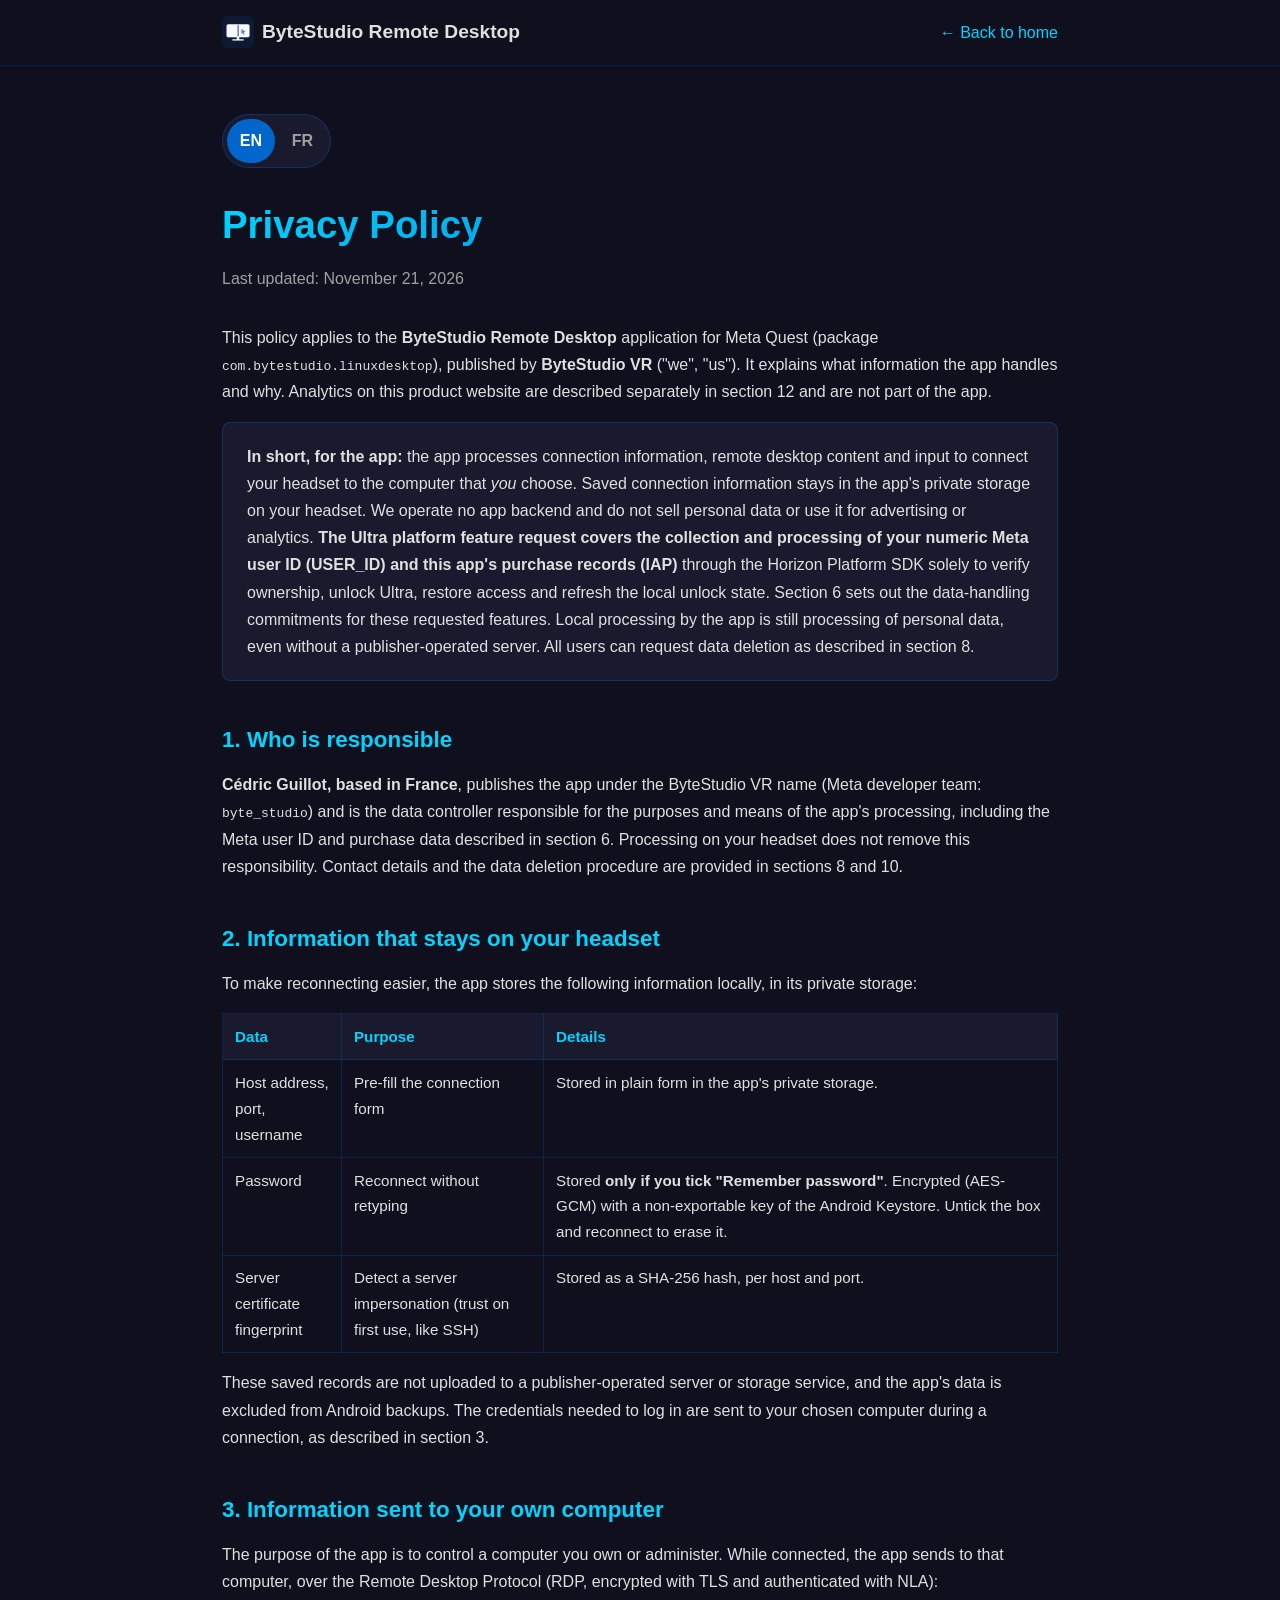
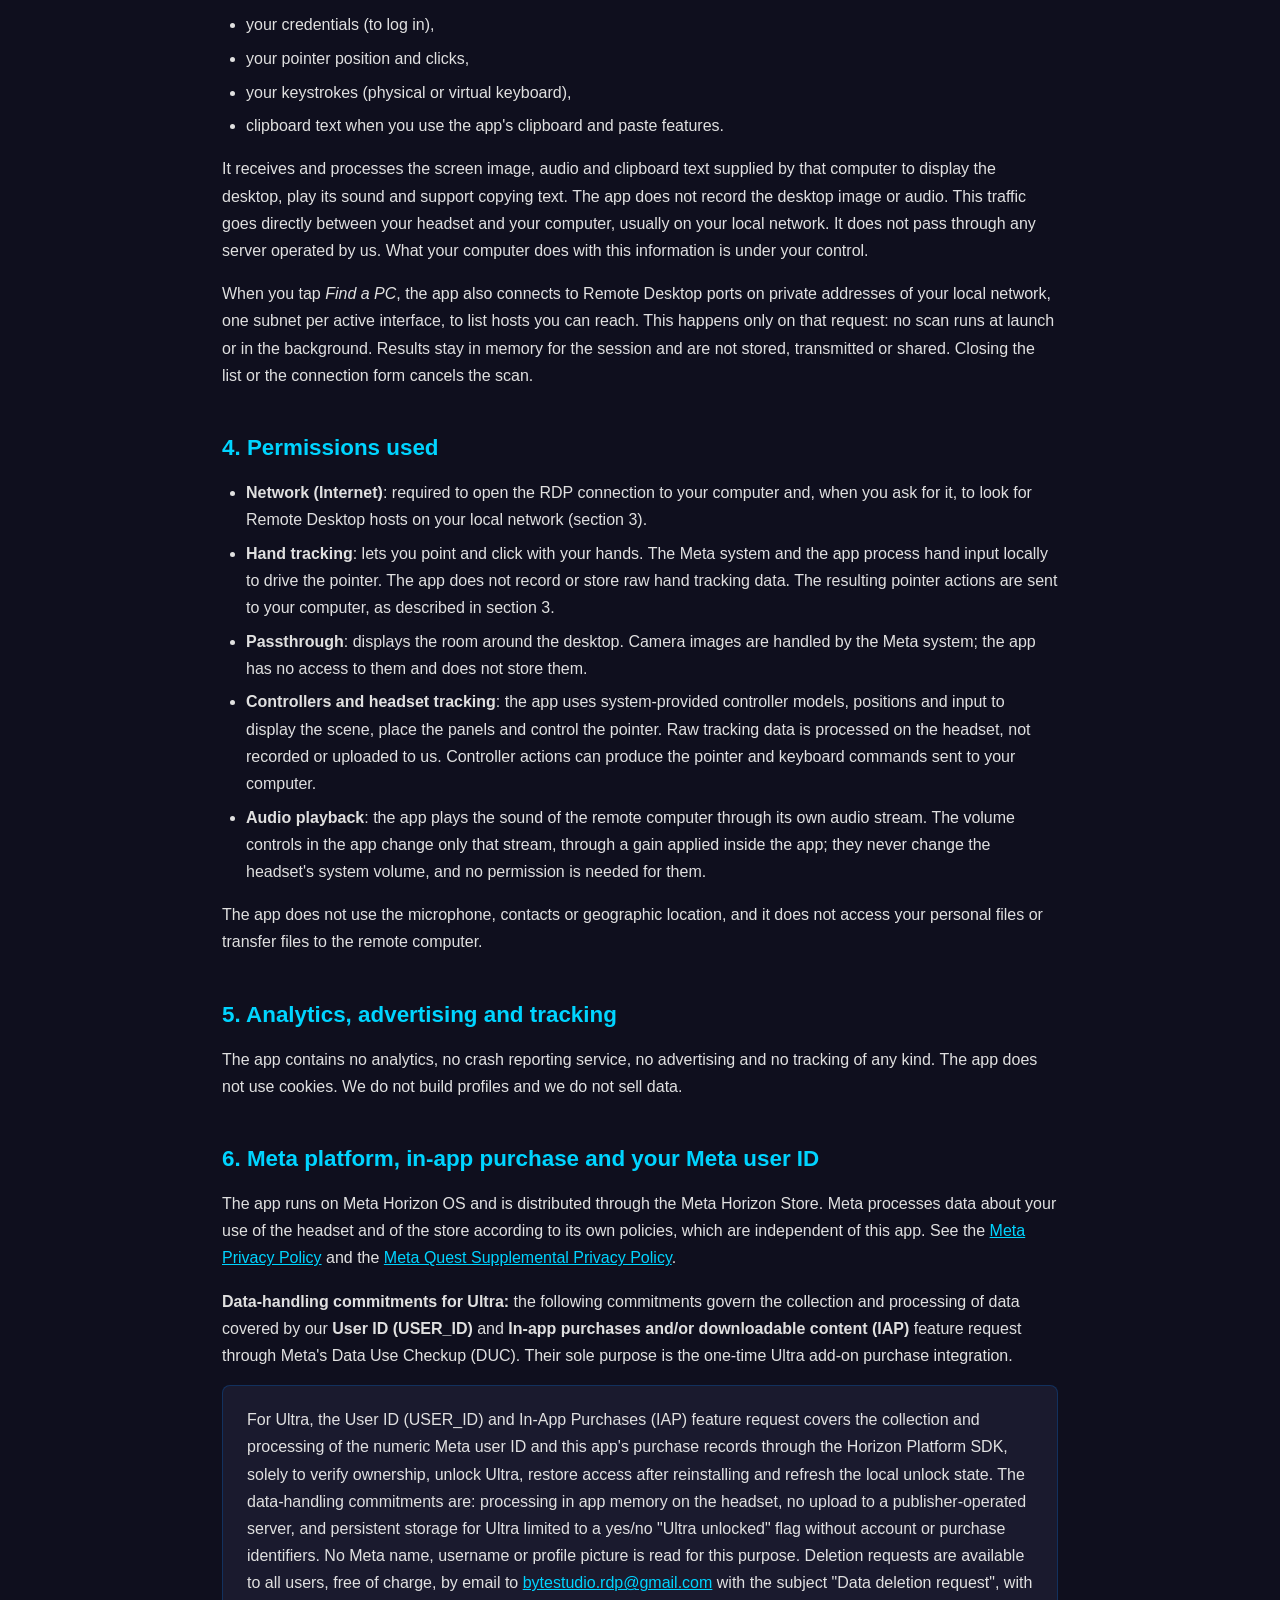
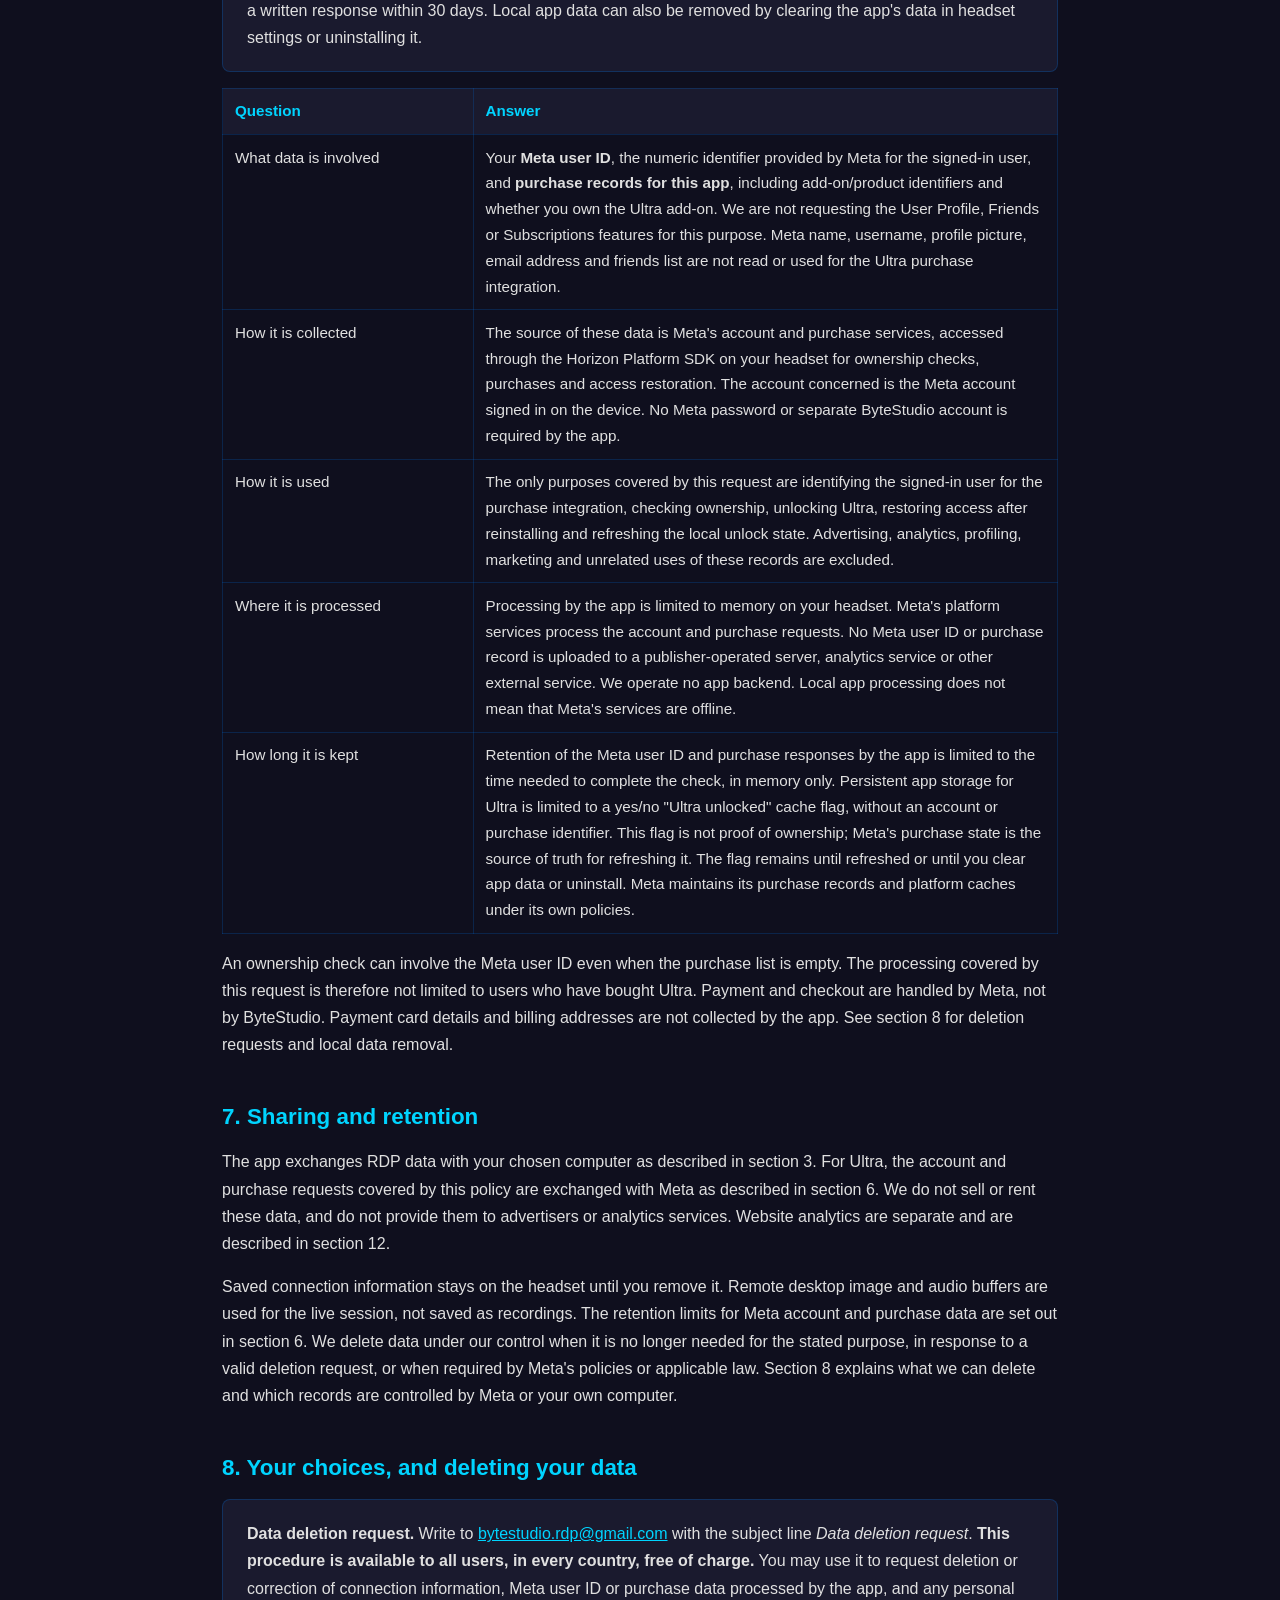
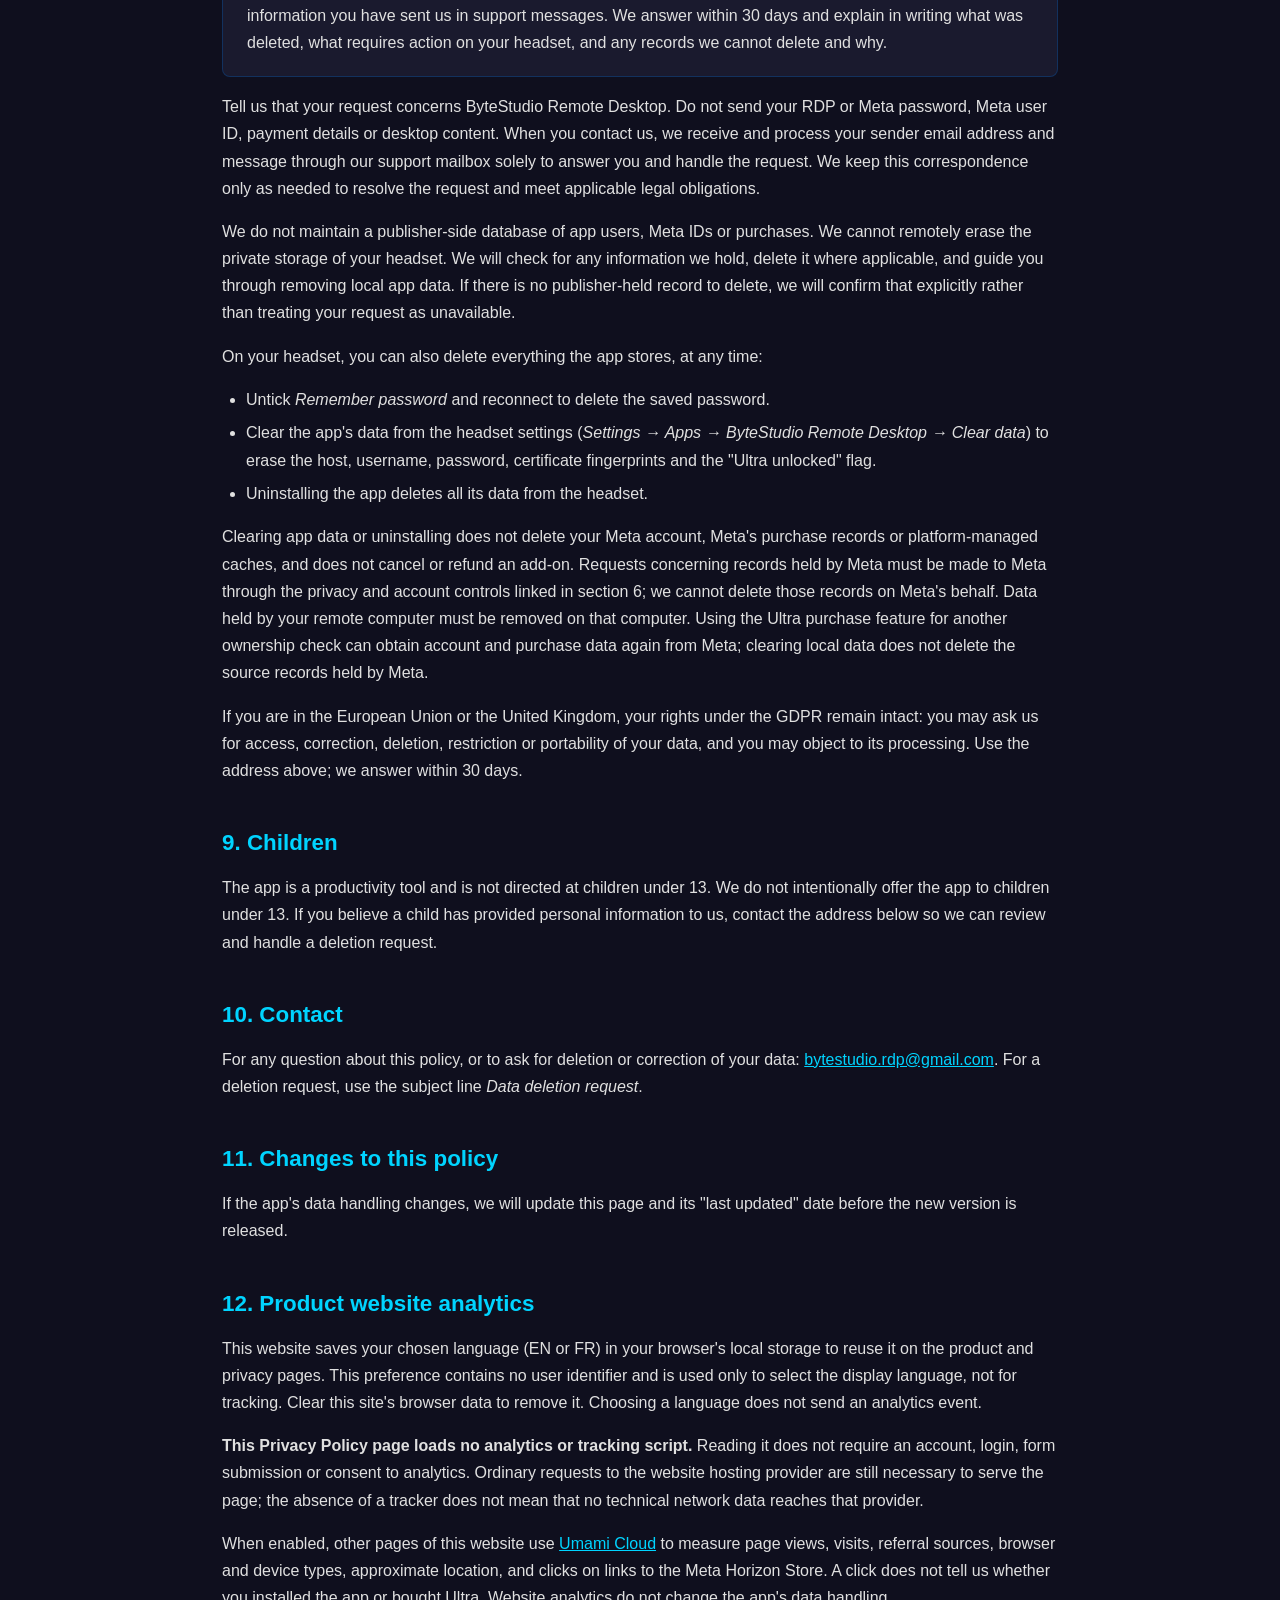
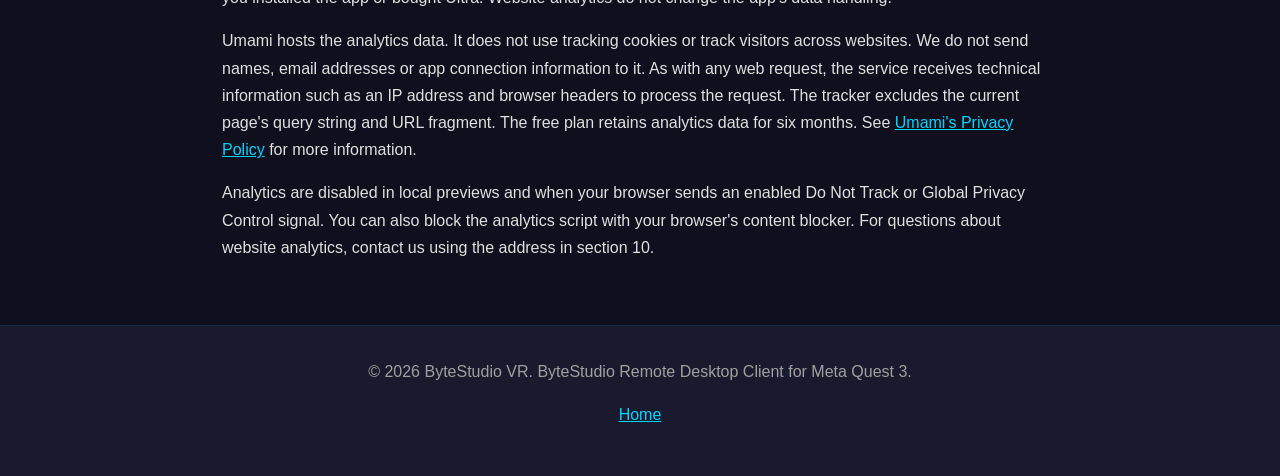
<file: privacy.html>
<!DOCTYPE html>
<html lang="en">
<head>
  <meta charset="UTF-8">
  <meta name="viewport" content="width=device-width, initial-scale=1.0">
  <meta name="description" content="Privacy Policy of ByteStudio Remote Desktop for Meta Quest 3" data-i18n="privacy.description" data-i18n-attr="content">
  <meta name="theme-color" content="#1a1a2e">

  <title data-i18n="privacy.title">Privacy Policy - ByteStudio Remote Desktop for Meta Quest 3</title>
  <link rel="stylesheet" href="i18n.css">
  <script defer src="i18n.js"></script>

  <style>
    * { margin: 0; padding: 0; box-sizing: border-box; }

    :root {
      --primary: #0066cc;
      --secondary: #00d4ff;
      --background: #0f0f1e;
      --surface: #1a1a2e;
      --text: #e0e0e0;
      --text-muted: #a0a0a0;
    }

    body {
      font-family: -apple-system, BlinkMacSystemFont, 'Segoe UI', Roboto, Oxygen, Ubuntu, Cantarell, sans-serif;
      background: var(--background);
      color: var(--text);
      line-height: 1.7;
    }

    nav {
      background: rgba(15, 15, 30, 0.95);
      border-bottom: 1px solid rgba(0, 102, 204, 0.2);
    }

    .nav-container {
      max-width: 900px;
      margin: 0 auto;
      padding: 1rem 2rem;
      display: flex;
      justify-content: space-between;
      align-items: center;
      gap: 1rem;
      flex-wrap: wrap;
    }

    .logo {
      display: flex;
      align-items: center;
      gap: 0.5rem;
      font-weight: 600;
      font-size: 1.2rem;
      color: var(--text);
      text-decoration: none;
    }

    .logo img { width: 32px; height: 32px; border-radius: 6px; }

    nav a.back { color: var(--secondary); text-decoration: none; }
    nav a.back:hover { text-decoration: underline; }

    main {
      max-width: 900px;
      margin: 0 auto;
      padding: 3rem 2rem;
    }

    main > .language-switch { margin-bottom: 1.5rem; }

    h1 {
      font-size: 2.4rem;
      margin-bottom: 0.5rem;
      background: linear-gradient(135deg, var(--secondary) 0%, var(--primary) 100%);
      -webkit-background-clip: text;
      -webkit-text-fill-color: transparent;
      background-clip: text;
    }

    .updated { color: var(--text-muted); margin-bottom: 2rem; }

    h2 {
      font-size: 1.4rem;
      color: var(--secondary);
      margin: 2.5rem 0 0.75rem;
    }

    p, ul { margin-bottom: 1rem; }
    ul { padding-left: 1.5rem; }
    li { margin-bottom: 0.4rem; }
    a { color: var(--secondary); }

    .summary {
      background: var(--surface);
      border: 1px solid rgba(0, 102, 204, 0.3);
      border-radius: 8px;
      padding: 1.25rem 1.5rem;
      margin-bottom: 1rem;
    }

    table {
      width: 100%;
      border-collapse: collapse;
      margin-bottom: 1rem;
      font-size: 0.95rem;
    }

    th, td {
      text-align: left;
      padding: 0.6rem 0.75rem;
      border: 1px solid rgba(0, 102, 204, 0.25);
      vertical-align: top;
      overflow-wrap: anywhere;
    }

    th { background: var(--surface); color: var(--secondary); }

    .questions-table { table-layout: fixed; }
    .questions-table th:first-child { width: 30%; }

    footer {
      background: var(--surface);
      border-top: 1px solid rgba(0, 102, 204, 0.2);
      padding: 2rem;
      text-align: center;
      color: var(--text-muted);
    }

    @media (max-width: 768px) {
      h1 { font-size: 1.8rem; }
      main { padding: 2rem 1rem; }
      table { font-size: 0.85rem; }
    }
  </style>
</head>
<body>

<nav>
  <div class="nav-container">
    <a class="logo" href="index.html">
      <img src="images/app-icon.png" alt="Logo">
      <span>ByteStudio Remote Desktop</span>
    </a>
    <a class="back" href="index.html" data-i18n="common.back">&larr; Back to home</a>
  </div>
</nav>

<main>
  <div class="language-switch" role="group" aria-label="Language / Langue" hidden>
    <button type="button" data-language-button="en" lang="en" aria-label="English" aria-pressed="true">EN</button>
    <button type="button" data-language-button="fr" lang="fr" aria-label="Français" aria-pressed="false">FR</button>
  </div>

  <article class="policy-en" lang="en" data-language-content="en">
  <h1>Privacy Policy</h1>
  <p class="updated">Last updated: November 21, 2026</p>

  <p>
    This policy applies to the <strong>ByteStudio Remote Desktop</strong> application for Meta Quest
    (package <code>com.bytestudio.linuxdesktop</code>), published by <strong>ByteStudio VR</strong>
    ("we", "us"). It explains what information the app handles and why. Analytics on this product
    website are described separately in section 12 and are not part of the app.
  </p>

  <div class="summary">
    <strong>In short, for the app:</strong> the app processes connection information, remote desktop
    content and input to connect your headset to the computer that <em>you</em> choose. Saved
    connection information stays in the app's private storage on your headset. We operate no app
    backend and do not sell personal data or use it for advertising or analytics.
    <strong>The Ultra platform feature request covers the collection and processing of your numeric
    Meta user ID (USER_ID) and this app's purchase records (IAP)</strong> through the Horizon Platform
    SDK solely to verify ownership, unlock Ultra, restore access and refresh the local unlock state.
    Section 6 sets out the data-handling commitments for these requested features. Local processing
    by the app is still processing of personal data, even without a publisher-operated server.
    All users can request data deletion as described in section 8.
  </div>

  <h2>1. Who is responsible</h2>
  <p>
    <strong>Cédric Guillot, based in France</strong>, publishes the app under the ByteStudio VR name
    (Meta developer team: <code>byte_studio</code>) and is the data controller responsible for the
    purposes and means of the app's processing, including the Meta user ID and purchase data
    described in section 6. Processing on your headset does not remove this responsibility.
    Contact details and the data deletion procedure are provided in sections 8 and 10.
  </p>

  <h2>2. Information that stays on your headset</h2>
  <p>To make reconnecting easier, the app stores the following information locally, in its private storage:</p>
  <table>
    <thead>
      <tr><th>Data</th><th>Purpose</th><th>Details</th></tr>
    </thead>
    <tbody>
      <tr>
        <td>Host address, port, username</td>
        <td>Pre-fill the connection form</td>
        <td>Stored in plain form in the app's private storage.</td>
      </tr>
      <tr>
        <td>Password</td>
        <td>Reconnect without retyping</td>
        <td>Stored <strong>only if you tick "Remember password"</strong>. Encrypted (AES-GCM) with a non-exportable key of the Android Keystore. Untick the box and reconnect to erase it.</td>
      </tr>
      <tr>
        <td>Server certificate fingerprint</td>
        <td>Detect a server impersonation (trust on first use, like SSH)</td>
        <td>Stored as a SHA-256 hash, per host and port.</td>
      </tr>
    </tbody>
  </table>
  <p>
    These saved records are not uploaded to a publisher-operated server or storage service, and
    the app's data is excluded from Android backups. The credentials needed to log in are sent to
    your chosen computer during a connection, as described in section 3.
  </p>

  <h2>3. Information sent to your own computer</h2>
  <p>
    The purpose of the app is to control a computer you own or administer. While connected, the app
    sends to that computer, over the Remote Desktop Protocol (RDP, encrypted with TLS and
    authenticated with NLA):
  </p>
  <ul>
    <li>your credentials (to log in),</li>
    <li>your pointer position and clicks,</li>
    <li>your keystrokes (physical or virtual keyboard),</li>
    <li>clipboard text when you use the app's clipboard and paste features.</li>
  </ul>
  <p>
    It receives and processes the screen image, audio and clipboard text supplied by that computer
    to display the desktop, play its sound and support copying text. The app does not record the
    desktop image or audio. This traffic goes directly between your headset and your computer,
    usually on your local network. It does not pass through any server operated by us. What your
    computer does with this information is under your control.
  </p>
  <p>
    When you tap <em>Find a PC</em>, the app also connects to Remote Desktop ports on private
    addresses of your local network, one subnet per active interface, to list hosts you can reach.
    This happens only on that request: no scan runs at launch or in the background. Results stay in
    memory for the session and are not stored, transmitted or shared. Closing the list or the
    connection form cancels the scan.
  </p>

  <h2>4. Permissions used</h2>
  <ul>
    <li><strong>Network (Internet)</strong>: required to open the RDP connection to your computer and, when you ask for it, to look for Remote Desktop hosts on your local network (section 3).</li>
    <li><strong>Hand tracking</strong>: lets you point and click with your hands. The Meta system and
      the app process hand input locally to drive the pointer. The app does not record or store raw
      hand tracking data. The resulting pointer actions are sent to your computer, as described in section 3.</li>
    <li><strong>Passthrough</strong>: displays the room around the desktop. Camera images are handled
      by the Meta system; the app has no access to them and does not store them.</li>
    <li><strong>Controllers and headset tracking</strong>: the app uses system-provided controller
      models, positions and input to display the scene, place the panels and control the pointer.
      Raw tracking data is processed on the headset, not recorded or uploaded to us. Controller
      actions can produce the pointer and keyboard commands sent to your computer.</li>
    <li><strong>Audio playback</strong>: the app plays the sound of the remote computer through its own audio stream. The volume controls in the app change only that stream, through a gain applied inside the app; they never change the headset's system volume, and no permission is needed for them.</li>
  </ul>
  <p>
    The app does not use the microphone, contacts or geographic location, and it does not access
    your personal files or transfer files to the remote computer.
  </p>

  <h2>5. Analytics, advertising and tracking</h2>
  <p>
    The app contains no analytics, no crash reporting service, no advertising and no tracking of
    any kind. The app does not use cookies. We do not build profiles and we do not sell data.
  </p>

  <h2 id="platform-data">6. Meta platform, in-app purchase and your Meta user ID</h2>
  <p>
    The app runs on Meta Horizon OS and is distributed through the Meta Horizon Store. Meta processes
    data about your use of the headset and of the store according to its own policies, which are
    independent of this app. See the
    <a href="https://www.meta.com/legal/privacy-policy/" rel="noopener">Meta Privacy Policy</a>
    and the
    <a href="https://www.meta.com/legal/quest/privacy-policy/" rel="noopener">Meta Quest Supplemental Privacy Policy</a>.
  </p>
  <p>
    <strong>Data-handling commitments for Ultra:</strong> the following commitments govern the
    collection and processing of data covered by our <strong>User ID (USER_ID)</strong> and
    <strong>In-app purchases and/or downloadable content (IAP)</strong> feature request through Meta's
    Data Use Checkup (DUC). Their sole purpose is the one-time Ultra add-on purchase integration.
  </p>
  <div class="summary" id="duc-description">
    For Ultra, the User ID (USER_ID) and In-App Purchases (IAP) feature request covers the collection
    and processing of the numeric Meta user ID and this app's purchase records through the Horizon
    Platform SDK, solely to verify ownership, unlock Ultra, restore access after reinstalling and
    refresh the local unlock state. The data-handling commitments are: processing in app memory on
    the headset, no upload to a publisher-operated server, and persistent storage for Ultra limited to a
    yes/no "Ultra unlocked" flag without account or purchase identifiers. No Meta name, username or
    profile picture is read for this purpose. Deletion requests are available to all users, free of
    charge, by email to
    <a href="mailto:bytestudio.rdp@gmail.com?subject=Data%20deletion%20request">bytestudio.rdp@gmail.com</a>
    with the subject "Data deletion request", with a written response within 30 days. Local app data
    can also be removed by clearing the app's data in headset settings or uninstalling it.
  </div>
  <table class="questions-table">
    <thead>
      <tr><th>Question</th><th>Answer</th></tr>
    </thead>
    <tbody>
      <tr>
        <td>What data is involved</td>
        <td>
          Your <strong>Meta user ID</strong>, the numeric identifier provided by Meta for the signed-in
          user, and <strong>purchase records for this app</strong>, including add-on/product
          identifiers and whether you own the Ultra add-on. We are not requesting the User Profile,
          Friends or Subscriptions features for this purpose. Meta name, username, profile picture,
          email address and friends list are not read or used for the Ultra purchase integration.
        </td>
      </tr>
      <tr>
        <td>How it is collected</td>
        <td>
          The source of these data is Meta's account and purchase services, accessed through the
          Horizon Platform SDK on your headset for ownership checks, purchases and access restoration.
          The account concerned is the Meta account signed in on the device. No Meta password or
          separate ByteStudio account is required by the app.
        </td>
      </tr>
      <tr>
        <td>How it is used</td>
        <td>
          The only purposes covered by this request are identifying the signed-in user for the
          purchase integration, checking ownership, unlocking Ultra, restoring access after
          reinstalling and refreshing the local unlock state. Advertising, analytics, profiling,
          marketing and unrelated uses of these records are excluded.
        </td>
      </tr>
      <tr>
        <td>Where it is processed</td>
        <td>
          Processing by the app is limited to memory on your headset. Meta's platform services
          process the account and purchase requests. No Meta user ID or purchase record is uploaded
          to a publisher-operated server, analytics service or other external service. We operate no
          app backend. Local app processing does not mean that Meta's services are offline.
        </td>
      </tr>
      <tr>
        <td>How long it is kept</td>
        <td>
          Retention of the Meta user ID and purchase responses by the app is limited to the time
          needed to complete the check, in memory only. Persistent app storage for Ultra is limited
          to a yes/no "Ultra unlocked" cache flag, without an account or purchase identifier. This
          flag is not proof of ownership; Meta's purchase state is the source of truth for refreshing
          it. The flag remains until refreshed or until you clear app data or uninstall. Meta
          maintains its purchase records and platform caches under its own policies.
        </td>
      </tr>
    </tbody>
  </table>
  <p>
    An ownership check can involve the Meta user ID even when the purchase list is empty. The
    processing covered by this request is therefore not limited to users who have bought Ultra.
    Payment and checkout are handled by Meta, not by ByteStudio. Payment card details and billing
    addresses are not collected by the app. See section 8 for deletion requests and local data removal.
  </p>

  <h2>7. Sharing and retention</h2>
  <p>
    The app exchanges RDP data with your chosen computer as described in section 3. For Ultra, the
    account and purchase requests covered by this policy are exchanged with Meta as described in section 6.
    We do not sell or rent these data, and do not provide them to advertisers or analytics services.
    Website analytics are separate and are described in section 12.
  </p>
  <p>
    Saved connection information stays on the headset until you remove it. Remote desktop image and
    audio buffers are used for the live session, not saved as recordings. The retention limits for
    Meta account and purchase data are set out in section 6. We delete data under our control
    when it is no longer needed for the stated purpose, in response to a valid deletion request, or
    when required by Meta's policies or applicable law. Section 8 explains what we can delete and
    which records are controlled by Meta or your own computer.
  </p>

  <h2 id="deletion">8. Your choices, and deleting your data</h2>
  <div class="summary">
    <strong>Data deletion request.</strong> Write to
    <a href="mailto:bytestudio.rdp@gmail.com?subject=Data%20deletion%20request">bytestudio.rdp@gmail.com</a>
    with the subject line <em>Data deletion request</em>. <strong>This procedure is available to all
    users, in every country, free of charge.</strong> You may use it to request deletion or correction
    of connection information, Meta user ID or purchase data processed by the app, and any personal
    information you have sent us in support messages. We answer within 30 days and explain in writing
    what was deleted, what requires action on your headset, and any records we cannot delete and why.
  </div>
  <p>
    Tell us that your request concerns ByteStudio Remote Desktop. Do not send your RDP or Meta
    password, Meta user ID, payment details or desktop content. When you contact us, we receive and
    process your sender email address and message through our support mailbox solely to answer you
    and handle the request. We keep this correspondence only as needed to resolve the request and
    meet applicable legal obligations.
  </p>
  <p>
    We do not maintain a publisher-side database of app users, Meta IDs or purchases. We cannot
    remotely erase the private storage of your headset. We will check for any information we hold,
    delete it where applicable, and guide you through removing local app data. If there is no
    publisher-held record to delete, we will confirm that explicitly rather than treating your
    request as unavailable.
  </p>
  <p>On your headset, you can also delete everything the app stores, at any time:</p>
  <ul>
    <li>Untick <em>Remember password</em> and reconnect to delete the saved password.</li>
    <li>Clear the app's data from the headset settings (<em>Settings &rarr; Apps &rarr; ByteStudio Remote Desktop &rarr; Clear data</em>)
      to erase the host, username, password, certificate fingerprints and the "Ultra unlocked" flag.</li>
    <li>Uninstalling the app deletes all its data from the headset.</li>
  </ul>
  <p>
    Clearing app data or uninstalling does not delete your Meta account, Meta's purchase records or
    platform-managed caches, and does not cancel or refund an add-on. Requests concerning records
    held by Meta must be made to Meta through the privacy and account controls linked in section 6;
    we cannot delete those records on Meta's behalf. Data held by your remote computer must be
    removed on that computer. Using the Ultra purchase feature for another ownership check can
    obtain account and purchase data again from Meta; clearing local data does not delete the source
    records held by Meta.
  </p>
  <p>
    If you are in the European Union or the United Kingdom, your rights under the GDPR remain
    intact: you may ask us for access, correction, deletion, restriction or portability of your
    data, and you may object to its processing. Use the address above; we answer within 30 days.
  </p>

  <h2>9. Children</h2>
  <p>
    The app is a productivity tool and is not directed at children under 13. We do not intentionally
    offer the app to children under 13. If you believe a child has provided personal information to
    us, contact the address below so we can review and handle a deletion request.
  </p>

  <h2>10. Contact</h2>
  <p>
    For any question about this policy, or to ask for deletion or correction of your data:
    <a href="mailto:bytestudio.rdp@gmail.com?subject=Privacy">bytestudio.rdp@gmail.com</a>.
    For a deletion request, use the subject line <em>Data deletion request</em>.
  </p>

  <h2>11. Changes to this policy</h2>
  <p>
    If the app's data handling changes, we will update this page and its "last updated" date before
    the new version is released.
  </p>

  <h2>12. Product website analytics</h2>
  <p>
    This website saves your chosen language (EN or FR) in your browser's local storage to reuse it
    on the product and privacy pages. This preference contains no user identifier and is used only
    to select the display language, not for tracking. Clear this site's browser data to remove it.
    Choosing a language does not send an analytics event.
  </p>
  <p>
    <strong>This Privacy Policy page loads no analytics or tracking script.</strong> Reading it does
    not require an account, login, form submission or consent to analytics. Ordinary requests to the
    website hosting provider are still necessary to serve the page; the absence of a tracker does
    not mean that no technical network data reaches that provider.
  </p>
  <p>
    When enabled, other pages of this website use <a href="https://umami.is/" rel="noopener">Umami Cloud</a> to
    measure page views, visits, referral sources, browser and device types, approximate location,
    and clicks on links to the Meta Horizon Store. A click does not tell us whether you
    installed the app or bought Ultra. Website analytics do not change the app's data handling.
  </p>
  <p>
    Umami hosts the analytics data. It does not use tracking cookies or track visitors across
    websites. We do not send names, email addresses or app connection information to it. As with
    any web request, the service receives technical information such as an IP address and browser
    headers to process the request. The tracker excludes the current page's query string and URL
    fragment. The free plan retains analytics data for six months. See
    <a href="https://umami.is/privacy" rel="noopener">Umami's Privacy Policy</a> for more information.
  </p>
  <p>
    Analytics are disabled in local previews and when your browser sends an enabled Do Not Track
    or Global Privacy Control signal. You can also block the analytics script with your browser's
    content blocker. For questions about website analytics, contact us using the address in
    section 10.
  </p>
  </article>

  <article class="policy-fr" lang="fr" data-language-content="fr" hidden>
  <h1>Politique de confidentialité</h1>
  <p class="updated">Dernière mise à jour : 21 novembre 2026</p>

  <p>
    Cette politique s’applique à l’application <strong>ByteStudio Remote Desktop</strong> pour Meta Quest
    (paquet <code>com.bytestudio.linuxdesktop</code>), publiée sous le nom <strong>ByteStudio VR</strong>
    (« nous »). Elle explique quelles informations l’application traite et dans quel but. La mesure
    d’audience de ce site de présentation est décrite séparément à la section 12 et ne fait pas partie
    de l’application.
  </p>

  <div class="summary">
    <strong>En résumé, pour l’application :</strong> l’application traite les informations de connexion,
    le contenu du bureau distant et les commandes afin de relier ton casque à l’ordinateur que
    <em>tu</em> choisis. Les informations de connexion enregistrées restent dans le stockage privé de
    l’application sur ton casque. Nous n’exploitons aucun serveur pour l’application et ne vendons pas
    de données personnelles, ni ne les utilisons à des fins publicitaires ou de mesure d’audience.
    <strong>La demande d’accès aux fonctionnalités de la plateforme pour Ultra couvre la collecte et
    le traitement de ton identifiant utilisateur numérique Meta (USER_ID) et des enregistrements
    d’achat de cette application (IAP)</strong> via le Horizon Platform SDK, uniquement pour vérifier
    la propriété de l’achat, déverrouiller Ultra, restaurer l’accès et actualiser l’état local de
    déverrouillage. La section 6 expose les engagements de traitement pour ces fonctionnalités
    demandées. Le traitement local par l’application reste un traitement de données personnelles,
    même sans serveur exploité par l’éditeur. Tous les utilisateurs peuvent demander la suppression
    de leurs données selon la procédure décrite à la section 8.
  </div>

  <h2>1. Responsable du traitement</h2>
  <p>
    <strong>Cédric Guillot, établi en France</strong>, publie l’application sous le nom ByteStudio VR
    (équipe de développement Meta : <code>byte_studio</code>) et est le responsable du traitement qui
    détermine les finalités et les moyens du traitement par l’application, y compris ceux de
    l’identifiant Meta et des données d’achat décrits à la section 6. Un traitement sur ton casque ne
    supprime pas cette responsabilité. Les coordonnées et la procédure de suppression figurent aux
    sections 8 et 10.
  </p>

  <h2>2. Informations qui restent sur ton casque</h2>
  <p>Pour faciliter la reconnexion, l’application enregistre localement les informations suivantes dans son stockage privé :</p>
  <table>
    <thead>
      <tr><th>Donnée</th><th>Finalité</th><th>Détails</th></tr>
    </thead>
    <tbody>
      <tr>
        <td>Adresse de l’hôte, port, nom d’utilisateur</td>
        <td>Préremplir le formulaire de connexion</td>
        <td>Enregistrés en clair dans le stockage privé de l’application.</td>
      </tr>
      <tr>
        <td>Mot de passe</td>
        <td>Se reconnecter sans le ressaisir</td>
        <td>Enregistré <strong>uniquement si tu coches « Remember password »</strong>. Chiffré avec AES-GCM et une clé non exportable de l’Android Keystore. Décoche la case puis reconnecte-toi pour l’effacer.</td>
      </tr>
      <tr>
        <td>Empreinte du certificat du serveur</td>
        <td>Détecter une usurpation du serveur (confiance à la première utilisation, comme SSH)</td>
        <td>Enregistrée sous forme d’empreinte SHA-256, par hôte et port.</td>
      </tr>
    </tbody>
  </table>
  <p>
    Ces enregistrements ne sont pas envoyés vers un serveur ou un service de stockage exploité par
    l’éditeur, et les données de l’application sont exclues des sauvegardes Android. Les identifiants
    nécessaires à l’ouverture de session sont transmis à l’ordinateur choisi pendant une connexion,
    comme décrit à la section 3.
  </p>

  <h2>3. Informations transmises à ton ordinateur</h2>
  <p>
    L’application sert à contrôler un ordinateur dont tu es propriétaire ou que tu administres.
    Pendant la connexion, elle transmet à cet ordinateur, via le protocole Remote Desktop Protocol
    (RDP, chiffré avec TLS et authentifié avec NLA) :
  </p>
  <ul>
    <li>tes identifiants de connexion, pour ouvrir une session ;</li>
    <li>la position de ton pointeur et tes clics ;</li>
    <li>tes frappes au clavier, physique ou virtuel ;</li>
    <li>le texte du presse-papiers lorsque tu utilises les fonctions de presse-papiers et de collage.</li>
  </ul>
  <p>
    Elle reçoit et traite l’image de l’écran, l’audio et le texte du presse-papiers fournis par cet
    ordinateur pour afficher le bureau, jouer son audio et permettre la copie de texte. L’application
    n’enregistre pas l’image ou l’audio du bureau. Ce trafic passe directement entre ton casque et ton
    ordinateur, généralement sur ton réseau local, sans transiter par un serveur que nous exploitons.
    Le traitement de ces informations par ton ordinateur reste sous ton contrôle.
  </p>
  <p>
    Lorsque tu appuies sur <em>Find a PC</em>, l’application se connecte aussi aux ports Remote
    Desktop des adresses privées de ton réseau local, sur un seul sous-réseau par interface active,
    pour lister les hôtes joignables. Cela se produit uniquement à ta demande : aucun scan n’a lieu
    au lancement ni en arrière-plan. Les résultats restent en mémoire le temps de la session et ne
    sont ni conservés, ni transmis, ni partagés. Fermer la liste ou le formulaire annule le scan.
  </p>

  <h2>4. Autorisations utilisées</h2>
  <ul>
    <li><strong>Réseau (Internet)</strong> : nécessaire pour ouvrir la connexion RDP vers ton ordinateur et, lorsque tu le demandes, pour chercher les hôtes Remote Desktop de ton réseau local (section 3).</li>
    <li><strong>Suivi des mains</strong> : permet de pointer et cliquer avec tes mains. Le système Meta
      et l’application traitent localement les commandes des mains pour piloter le pointeur.
      L’application n’enregistre ni ne stocke les données brutes de suivi des mains. Les actions de
      pointeur qui en résultent sont transmises à ton ordinateur, comme décrit à la section 3.</li>
    <li><strong>Passthrough</strong> : affiche la pièce autour du bureau. Les images des caméras sont
      gérées par le système Meta ; l’application n’y a pas accès et ne les stocke pas.</li>
    <li><strong>Manettes et suivi du casque</strong> : l’application utilise les modèles de manettes,
      les positions et les commandes fournis par le système pour afficher la scène, placer les
      panneaux et contrôler le pointeur. Les données brutes de suivi sont traitées sur le casque,
      sans être enregistrées ni nous être envoyées. Les actions des manettes peuvent produire les
      commandes de pointeur et de clavier transmises à ton ordinateur.</li>
    <li><strong>Lecture audio</strong> : l’application joue le son de l’ordinateur distant dans son
      propre flux audio. Les réglages de volume de l’application modifient uniquement ce flux, par
      un gain appliqué dans l’application ; ils ne modifient jamais le volume système du casque et
      ne nécessitent aucune autorisation.</li>
  </ul>
  <p>
    L’application n’utilise ni le microphone, ni les contacts, ni la localisation géographique.
    Elle n’accède pas à tes fichiers personnels et ne transfère pas de fichiers vers l’ordinateur distant.
  </p>

  <h2>5. Mesure d’audience, publicité et suivi</h2>
  <p>
    L’application ne contient aucun outil de mesure d’audience, service de signalement de crash,
    publicité ou dispositif de suivi. Elle n’utilise pas de cookies. Nous ne créons pas de profils
    et ne vendons pas de données.
  </p>

  <h2 id="platform-data-fr">6. Plateforme Meta, achat intégré et identifiant utilisateur Meta</h2>
  <p>
    L’application fonctionne sur Meta Horizon OS et est distribuée via le Meta Horizon Store. Meta
    traite les données relatives à ton utilisation du casque et du Store selon ses propres politiques,
    indépendantes de cette application. Consulte la
    <a href="https://www.meta.com/legal/privacy-policy/" rel="noopener">politique de confidentialité de Meta</a>
    et la
    <a href="https://www.meta.com/legal/quest/privacy-policy/" rel="noopener">politique de confidentialité complémentaire de Meta Quest</a>.
  </p>
  <p>
    <strong>Engagements de traitement pour Ultra :</strong> les engagements suivants régissent la
    collecte et le traitement des données couverts par notre demande d’accès aux fonctionnalités
    <strong>User ID (USER_ID)</strong> et <strong>In-app purchases and/or downloadable content (IAP)</strong>
    via le Data Use Checkup (DUC) de Meta. Leur seule finalité est l’intégration de l’achat unique de
    l’extension Ultra.
  </p>
  <div class="summary" id="duc-description-fr">
    Pour Ultra, la demande d’accès aux fonctionnalités User ID (USER_ID) et In-App Purchases (IAP)
    couvre la collecte et le traitement de l’identifiant utilisateur numérique Meta et des
    enregistrements d’achat de cette application via le Horizon Platform SDK, uniquement pour vérifier
    la propriété de l’achat, déverrouiller Ultra, restaurer l’accès après une réinstallation et
    actualiser l’état local de déverrouillage. Les engagements de traitement sont : traitement dans
    la mémoire de l’application sur le casque, aucun envoi vers un serveur exploité par l’éditeur et
    stockage persistant pour Ultra limité à un drapeau oui/non « Ultra unlocked », sans identifiant
    de compte ou d’achat. Aucun nom, pseudo ou photo de profil Meta n’est lu à cette fin. Les demandes
    de suppression sont ouvertes à tous les utilisateurs, sans frais, par email à
    <a href="mailto:bytestudio.rdp@gmail.com?subject=Data%20deletion%20request">bytestudio.rdp@gmail.com</a>
    avec l’objet « Data deletion request », avec une réponse écrite sous 30 jours. Les données locales
    de l’application peuvent aussi être supprimées en effaçant ses données dans les paramètres du
    casque ou en désinstallant l’application.
  </div>
  <table class="questions-table">
    <thead>
      <tr><th>Question</th><th>Réponse</th></tr>
    </thead>
    <tbody>
      <tr>
        <td>Données concernées</td>
        <td>
          Ton <strong>identifiant utilisateur Meta</strong>, l’identifiant numérique fourni par Meta
          pour l’utilisateur connecté, et les <strong>enregistrements d’achat de cette application</strong>,
          notamment les identifiants d’extension ou de produit et le fait que tu possèdes ou non
          l’extension Ultra. Nous ne demandons pas les fonctionnalités User Profile, Friends ou
          Subscriptions à cette fin. Le nom Meta, le pseudo, la photo de profil, l’adresse email et
          la liste d’amis ne sont ni lus ni utilisés pour l’intégration de l’achat Ultra.
        </td>
      </tr>
      <tr>
        <td>Source de la collecte</td>
        <td>
          Ces données proviennent des services de compte et d’achat de Meta, accessibles via le
          Horizon Platform SDK sur ton casque pour vérifier la propriété de l’achat, effectuer un
          achat et restaurer l’accès. Le compte concerné est le compte Meta connecté sur l’appareil.
          L’application ne demande ni mot de passe Meta ni compte ByteStudio distinct.
        </td>
      </tr>
      <tr>
        <td>Utilisation</td>
        <td>
          Les seules finalités couvertes par cette demande sont l’identification de l’utilisateur
          connecté pour l’intégration de l’achat, la vérification de la propriété de l’achat, le
          déverrouillage d’Ultra, la restauration de l’accès après une réinstallation et
          l’actualisation de l’état local de déverrouillage. Toute utilisation publicitaire, de
          mesure d’audience, de profilage, de marketing ou sans rapport avec ces finalités est exclue.
        </td>
      </tr>
      <tr>
        <td>Lieu du traitement</td>
        <td>
          Le traitement par l’application est limité à la mémoire de ton casque. Les services de
          la plateforme Meta traitent les demandes de compte et d’achat. Aucun identifiant Meta ni
          enregistrement d’achat n’est envoyé vers un serveur exploité par l’éditeur, un service de
          mesure d’audience ou un autre service externe. Nous n’exploitons aucun serveur pour
          l’application. Un traitement local par l’application ne signifie pas que les services
          Meta fonctionnent hors ligne.
        </td>
      </tr>
      <tr>
        <td>Durée de conservation</td>
        <td>
          La conservation de l’identifiant Meta et des réponses d’achat par l’application est limitée
          au temps nécessaire à la vérification, uniquement en mémoire. Le stockage persistant de
          l’application pour Ultra se limite à un drapeau de cache oui/non « Ultra unlocked », sans
          identifiant de compte ou d’achat. Ce drapeau n’est pas une preuve de propriété ; l’état
          d’achat fourni par Meta est la source de vérité pour son actualisation. Le drapeau reste
          enregistré jusqu’à son actualisation, l’effacement des données ou la désinstallation.
          Meta conserve ses enregistrements d’achat et les caches de sa plateforme selon ses
          propres politiques.
        </td>
      </tr>
    </tbody>
  </table>
  <p>
    Une vérification de propriété peut utiliser l’identifiant Meta même si la liste des achats est
    vide. Le traitement couvert par cette demande ne se limite donc pas aux utilisateurs ayant
    acheté Ultra. Le paiement et le parcours d’achat sont gérés par Meta, pas par ByteStudio.
    L’application ne collecte ni les données de carte bancaire ni l’adresse de facturation.
    Consulte la section 8 pour les demandes de suppression et l’effacement des données locales.
  </p>

  <h2>7. Partage et conservation</h2>
  <p>
    L’application échange les données RDP avec l’ordinateur choisi comme décrit à la section 3.
    Pour Ultra, les demandes de compte et d’achat couvertes par cette politique sont échangées avec
    Meta comme décrit à la section 6. Nous ne vendons ni ne louons ces données et ne les fournissons
    pas à des annonceurs ou à des services de mesure d’audience. La mesure d’audience du site est
    séparée et décrite à la section 12.
  </p>
  <p>
    Les informations de connexion enregistrées restent sur le casque jusqu’à leur suppression.
    Les tampons d’image et d’audio du bureau distant servent à la session en cours, sans être
    conservés sous forme d’enregistrements. Les limites de conservation des données de compte Meta
    et d’achat figurent à la section 6. Nous supprimons les données sous notre contrôle lorsqu’elles
    ne sont plus nécessaires à la finalité indiquée, en réponse à une demande de suppression valide
    ou lorsque les politiques Meta ou la loi applicable l’exigent. La section 8 explique ce que nous
    pouvons supprimer et quels enregistrements sont contrôlés par Meta ou ton ordinateur.
  </p>

  <h2 id="deletion-fr">8. Tes choix et la suppression de tes données</h2>
  <div class="summary">
    <strong>Demande de suppression.</strong> Écris à
    <a href="mailto:bytestudio.rdp@gmail.com?subject=Data%20deletion%20request">bytestudio.rdp@gmail.com</a>
    avec l’objet <em>Data deletion request</em>. <strong>Cette procédure est ouverte à tous les
    utilisateurs, dans tous les pays et sans frais.</strong> Tu peux demander la suppression ou
    la correction des informations de connexion, de l’identifiant Meta ou des données d’achat
    traités par l’application, ainsi que des informations personnelles que tu nous as envoyées
    dans des messages d’assistance. Nous répondons sous 30 jours et expliquons par écrit ce qui a
    été supprimé, ce qui nécessite une action sur ton casque et les enregistrements que nous ne
    pouvons pas supprimer, avec la raison.
  </div>
  <p>
    Précise que ta demande concerne ByteStudio Remote Desktop. N’envoie pas ton mot de passe RDP ou
    Meta, ton identifiant Meta, tes données de paiement ou le contenu de ton bureau. Lorsque tu nous
    contactes, nous recevons et traitons ton adresse email d’expéditeur et ton message via notre
    boîte d’assistance, uniquement pour te répondre et traiter ta demande. Nous conservons cette
    correspondance seulement pendant la durée nécessaire à la résolution de la demande et au respect
    des obligations légales applicables.
  </p>
  <p>
    Nous ne tenons aucune base de données côté éditeur concernant les utilisateurs de l’application,
    les identifiants Meta ou les achats. Nous ne pouvons pas effacer à distance le stockage privé de
    ton casque. Nous vérifions les informations que nous détenons, les supprimons lorsque cela
    s’applique et t’accompagnons pour supprimer les données locales. Si nous ne détenons aucun
    enregistrement à supprimer, nous le confirmons explicitement au lieu de considérer la demande
    comme indisponible.
  </p>
  <p>Tu peux aussi supprimer à tout moment toutes les données que l’application conserve sur ton casque :</p>
  <ul>
    <li>Décoche <em>Remember password</em> puis reconnecte-toi pour supprimer le mot de passe enregistré.</li>
    <li>Efface les données de l’application dans les paramètres du casque (<em>Settings &rarr; Apps &rarr; ByteStudio Remote Desktop &rarr; Clear data</em>)
      pour supprimer l’hôte, le nom d’utilisateur, le mot de passe, les empreintes de certificats et le drapeau « Ultra unlocked ».</li>
    <li>La désinstallation supprime toutes les données de l’application sur le casque.</li>
  </ul>
  <p>
    L’effacement des données ou la désinstallation ne supprime pas ton compte Meta, les enregistrements
    d’achat de Meta ou les caches gérés par sa plateforme, et n’annule ni ne rembourse une extension.
    Les demandes concernant les enregistrements détenus par Meta doivent être adressées à Meta via
    les réglages de confidentialité et de compte liés à la section 6 ; nous ne pouvons pas supprimer
    ces enregistrements à sa place. Les données détenues par ton ordinateur distant doivent être
    supprimées sur cet ordinateur. Une nouvelle vérification de propriété via la fonction d’achat
    Ultra peut obtenir de nouveau les données de compte et d’achat auprès de Meta ; l’effacement
    local ne supprime pas les enregistrements sources détenus par Meta.
  </p>
  <p>
    Si tu résides dans l’Union européenne ou au Royaume-Uni, tes droits au titre du RGPD restent
    applicables : tu peux demander l’accès, la rectification, la suppression, la limitation du
    traitement ou la portabilité de tes données, et t’opposer à leur traitement. Utilise l’adresse
    ci-dessus ; nous répondons dans un délai de 30 jours.
  </p>

  <h2>9. Enfants</h2>
  <p>
    L’application est un outil de productivité qui ne s’adresse pas aux enfants de moins de 13 ans.
    Nous ne proposons pas intentionnellement l’application aux enfants de moins de 13 ans. Si tu
    penses qu’un enfant nous a fourni des informations personnelles, contacte l’adresse ci-dessous
    pour que nous puissions examiner et traiter une demande de suppression.
  </p>

  <h2>10. Contact</h2>
  <p>
    Pour toute question concernant cette politique ou pour demander la suppression ou la correction
    de tes données :
    <a href="mailto:bytestudio.rdp@gmail.com?subject=Privacy">bytestudio.rdp@gmail.com</a>.
    Pour une demande de suppression, utilise l’objet <em>Data deletion request</em>.
  </p>

  <h2>11. Modifications de cette politique</h2>
  <p>
    Si le traitement des données par l’application change, nous mettons à jour cette page et sa date
    de dernière mise à jour avant la publication de la nouvelle version.
  </p>

  <h2>12. Mesure d’audience du site de présentation</h2>
  <p>
    Ce site conserve la langue choisie (EN ou FR) dans le stockage local de ton navigateur pour la
    réutiliser sur la page de présentation et la politique. Cette préférence ne contient aucun
    identifiant utilisateur et sert uniquement à choisir la langue d’affichage, pas au suivi.
    Efface les données de ce site dans ton navigateur pour la supprimer. Le choix d’une langue
    n’envoie aucun événement de mesure d’audience.
  </p>
  <p>
    <strong>Cette page de politique de confidentialité ne charge aucun script de mesure d’audience
    ou de suivi.</strong> Sa lecture ne nécessite ni compte, ni connexion, ni envoi de formulaire,
    ni consentement à la mesure d’audience. Les requêtes ordinaires à l’hébergeur du site restent
    nécessaires pour servir la page ; l’absence de tracker ne signifie pas qu’aucune donnée
    technique de réseau ne parvient à cet hébergeur.
  </p>
  <p>
    Lorsqu’elle est activée, la mesure d’audience des autres pages du site utilise
    <a href="https://umami.is/" rel="noopener">Umami Cloud</a> pour mesurer les pages vues, les visites,
    les sources de provenance, les types de navigateur et d’appareil, la localisation approximative
    et les clics sur les liens menant à la fiche Meta Horizon Store. Un clic ne nous indique pas si tu
    as installé l’application ou acheté Ultra. La mesure d’audience du site ne change pas le
    traitement des données par l’application.
  </p>
  <p>
    Umami héberge les données de mesure d’audience. Il n’utilise pas de cookies de suivi et ne suit
    pas les visiteurs d’un site à l’autre. Nous ne lui envoyons ni noms, ni adresses email, ni
    informations de connexion de l’application. Comme pour toute requête web, le service reçoit des
    informations techniques telles que l’adresse IP et les en-têtes du navigateur pour traiter la
    requête. Le tracker exclut les paramètres et le fragment de l’URL de la page. L’offre gratuite
    conserve les données de mesure d’audience pendant six mois. Consulte la
    <a href="https://umami.is/privacy" rel="noopener">politique de confidentialité d’Umami</a> pour en savoir plus.
  </p>
  <p>
    La mesure d’audience est désactivée dans les aperçus locaux et lorsque ton navigateur transmet
    un signal Do Not Track ou Global Privacy Control activé. Tu peux aussi bloquer le script de
    mesure d’audience avec un bloqueur de contenu. Pour toute question à ce sujet, utilise les
    coordonnées de la section 10.
  </p>
  </article>
</main>

<footer>
  <p data-i18n="privacy.footer">&copy; 2026 ByteStudio VR. ByteStudio Remote Desktop Client for Meta Quest 3.</p>
  <p style="margin-top: 0.5rem;"><a href="index.html" data-i18n="common.home">Home</a></p>
</footer>

</body>
</html>
</file>
<file: i18n.css>
[hidden] { display: none !important; }

.language-switch {
  display: inline-flex;
  flex-shrink: 0;
  gap: 0.25rem;
  padding: 0.25rem;
  border: 1px solid rgba(0, 102, 204, 0.3);
  border-radius: 999px;
  background: var(--surface);
}

.language-switch button {
  min-width: 44px;
  min-height: 44px;
  padding: 0.4rem 0.8rem;
  border: none;
  border-radius: 999px;
  background: transparent;
  color: var(--text-muted);
  font: inherit;
  font-weight: 600;
  cursor: pointer;
}

.language-switch button[aria-pressed="true"] {
  background: var(--primary);
  color: #fff;
}

.language-switch button:focus-visible {
  outline: 2px solid var(--secondary);
  outline-offset: 2px;
}
</file>
